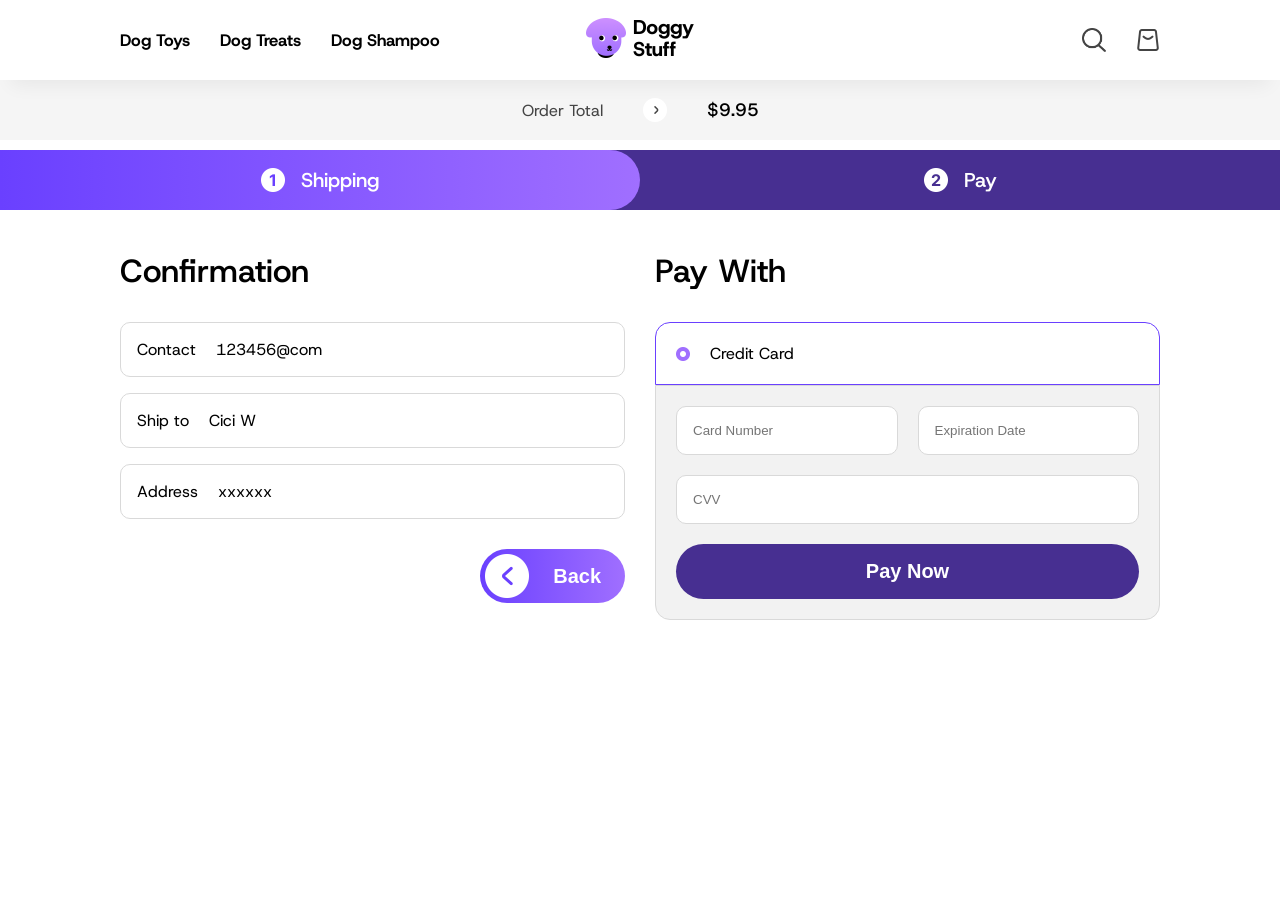
<file: final_payment.html>
<!DOCTYPE html>
<html lang="en">
<head>
    <meta charset="UTF-8">
    <meta name="viewport" content="width=device-width, initial-scale=1.0">
    <title>final payment</title>

    <link rel="preconnect" href="https://fonts.googleapis.com">
    <link rel="preconnect" href="https://fonts.gstatic.com" crossorigin>
    <link href="https://fonts.googleapis.com/css2?family=Host+Grotesk:wght@300;400;500;600;700&display=swap" rel="stylesheet">
    
    <link rel="stylesheet" href="css/base.css">
    <link rel="stylesheet" href="css/components.css">
    <link rel="stylesheet" href="css/final_payment.css">
</head>
<body>
    <!--nav bar-->
    <nav class="nav-bar">
        <button class="menu-button" id="menuButton">
            <img src="images/icon/menu_icon2.png" alt="menu-icon">
        </button>
        <div class="nav-text">
            <a href="product_list_toy.html">Dog Toys</a>
            <a href="product_list_treats.html">Dog Treats</a>
            <a href="product_list_shampoo.html">Dog Shampoo</a>
        </div>
        <div class="nav-logo">
            <img src="images/icon/logo_icon.png" alt="logo">
        </div>
        <div class="nav-icon">
            <img src="images/icon/search_icon.png" alt="search-icon">
            <img class="shopping-cart-icon" src="images/icon/shopping_cart_icon.png" alt="shopping-cart-icon">
        </div>
    </nav>

    <!--order total nav-->
    <nav class="order-total">
        <p class="order-total-title">Order Total</p>
        <img src="images/icon/order_total_arrow.png" alt="order-total-arrow">
        <p class="order-total-price">$9.95</p>
    </nav>

    <!--progress bar-->
    <div class="checkout-progress-bar">
        <div class="checkout-progress-fill"></div>

        <div class="checkout-progress-content">
            <div class="progress-bar-shipping">
                <img src="images/icon/progress_bar_1.png" alt="progress-bar-1">
                <span>Shipping</span>
            </div>
    
            <div class="progress-bar-pay">
                <img src="images/icon/final_payment_2.png" alt="final-payment-2">
                <span>Pay</span>
            </div>
        </div>
    </div>

    <!--payment content-->
    <div class="payment-content">
        <div class="payment-confirmation">
            <span>Confirmation</span>
            <div class="payment-confirmation-content">
                <div class="user-info-confirm">
                    <span class="confirmation-title">Contact</span>
                    <span class="confirmation-info" id="confirmContact">123456@com</span>
                </div>
                <div class="user-info-confirm">
                    <span class="confirmation-title">Ship to</span>
                    <span class="confirmation-info" id="confirmName">Cici W</span>
                </div>
                <div class="user-info-confirm">
                    <span class="confirmation-title">Address</span>
                    <span class="confirmation-info" id="confirmAddress">xxxxxx</span>
                </div>
            </div>

            <div class="back-button-container">
                <button class="back-button">
                    <img src="images/icon/final_pay_arrow.png" alt="final-pay-arrow">
                    <p>Back</p>
                </button>
            </div>
        </div>

        <div class="payment-method">
            <span>Pay With</span>
            <div class="payment-method-content">
                <div class="payment-method-header">
                    <img src="images/icon/payment_circle.png" alt="payment-circle">
                    <span>Credit Card</span>
                </div>
                <div class="payment-method-input">
                    <div class="payment-input-row">
                        <input type="text" placeholder="Card Number">
                        <input type="text" placeholder="Expiration Date">
                    </div>
                    <input type="text" placeholder="CVV">
                    <button class="pay-button">
                        <span>Pay Now</span>
                    </button>
                </div>
            </div>
        </div>
    </div>

    <!--menu overlay-->
    <div class="menu-overlay" id="menuOverlay">
        <button class="menu-overlay-quit-button" id="closeButton">
            <img src="images/icon/quit_button_overlay.png" alt="quit-button-overlay">
        </button>

        <div class="menu-row">
            <a href="product_list_toy.html">
                <span>Dog Toys</span>
            </a>
        </div>
        <div class="menu-row">
            <a href="product_list_treats.html">
                <span>Dog Treats</span>
            </a>
        </div>
        <div class="menu-row">
            <a href="product_list_shampoo.html">
                <span>Dog Shampoo</span>
            </a>
        </div>
    </div>

    <script src="Javascript/components.js"></script>
    <script src="Javascript/final_payment.js"></script>
</body>
</html>
</file>
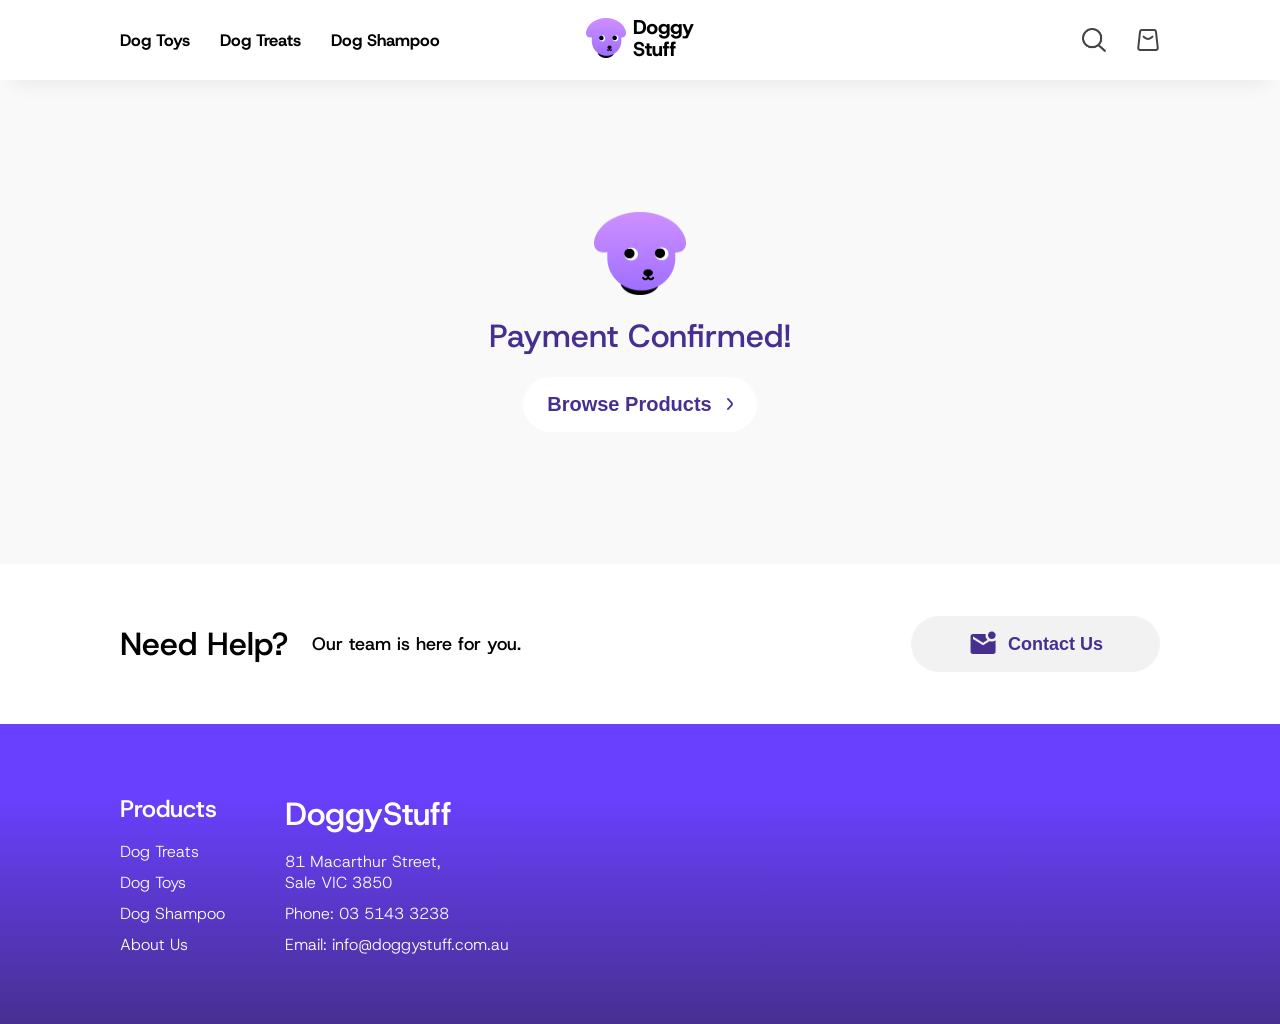
<file: payment_success.html>
<!DOCTYPE html>
<html lang="en">
<head>
    <meta charset="UTF-8">
    <meta name="viewport" content="width=device-width, initial-scale=1.0">
    <title>payment success</title>

    <link rel="preconnect" href="https://fonts.googleapis.com">
    <link rel="preconnect" href="https://fonts.gstatic.com" crossorigin>
    <link href="https://fonts.googleapis.com/css2?family=Host+Grotesk:wght@300;400;500;600;700&display=swap" rel="stylesheet">
    
    <link rel="stylesheet" href="css/base.css">
    <link rel="stylesheet" href="css/components.css">
    <link rel="stylesheet" href="css/payment_success.css">
</head>
<body>
    <!--nav bar-->
    <nav class="nav-bar">
        <button class="menu-button" id="menuButton">
            <img src="images/icon/menu_icon2.png" alt="menu-icon">
        </button>
        <div class="nav-text">
            <a href="product_list_toy.html">Dog Toys</a>
            <a href="product_list_treats.html">Dog Treats</a>
            <a href="product_list_shampoo.html">Dog Shampoo</a>
        </div>
        <div class="nav-logo">
            <img src="images/icon/logo_icon.png" alt="logo">
        </div>
        <div class="nav-icon">
            <img src="images/icon/search_icon.png" alt="search-icon">
            <img class="shopping-cart-icon" src="images/icon/shopping_cart_icon.png" alt="shopping-cart-icon">
        </div>
    </nav>

    <!--payment success content-->
    <div class="payment-success-content">
        <img src="images/icon/payment_success_ip.png" alt="payment-success-ip">
        <span>Payment Confirmed!</span>
        <a href="index.html">
            <button class="Browse-Products-button">
                <p>Browse Products</p>
                <img src="images/icon/arrow_right_4_8.png" alt="arrow-right">
            </button>
        </a>
    </div>

    <!--contact us-->
    <div class="contact-us">
        <div class="contact-content">
            <p>Need Help?</p>
            <article>Our team is here for you.</article>
        </div>
        <button class="contact-button">
            <img src="images/icon/mark_email_unread.png" alt="mark-email-unread">
            <p>Contact Us</p>
        </button>
    </div>

    <!--footer-->
    <div class="footer">
        <ul class="footer-products">
            <li class="footer-product-title">Products</li>
            <ul>
                <li>Dog Treats</li>
                <li>Dog Toys</li>
                <li>Dog Shampoo</li>
                <li>About Us</li>
            </ul>
        </ul>
        <ul class="footer-info">
            <li class="footer-logo">DoggyStuff</li>
            <ul>
                <li>81 Macarthur Street, <br>
                    Sale VIC 3850</li>
                <li>Phone: 03 5143 3238</li>
                <li>Email: info@doggystuff.com.au</li>
            </ul>
        </ul>
    </div>

    <!--menu overlay-->
    <div class="menu-overlay" id="menuOverlay">
        <button class="menu-overlay-quit-button" id="closeButton">
            <img src="images/icon/quit_button_overlay.png" alt="quit-button-overlay">
        </button>

        <div class="menu-row">
            <a href="product_list_toy.html">
                <span>Dog Toys</span>
            </a>
        </div>
        <div class="menu-row">
            <a href="product_list_treats.html">
                <span>Dog Treats</span>
            </a>
        </div>
        <div class="menu-row">
            <a href="product_list_shampoo.html">
                <span>Dog Shampoo</span>
            </a>
        </div>
    </div>

    <script src="Javascript/components.js"></script>

</body>
</html>
</file>
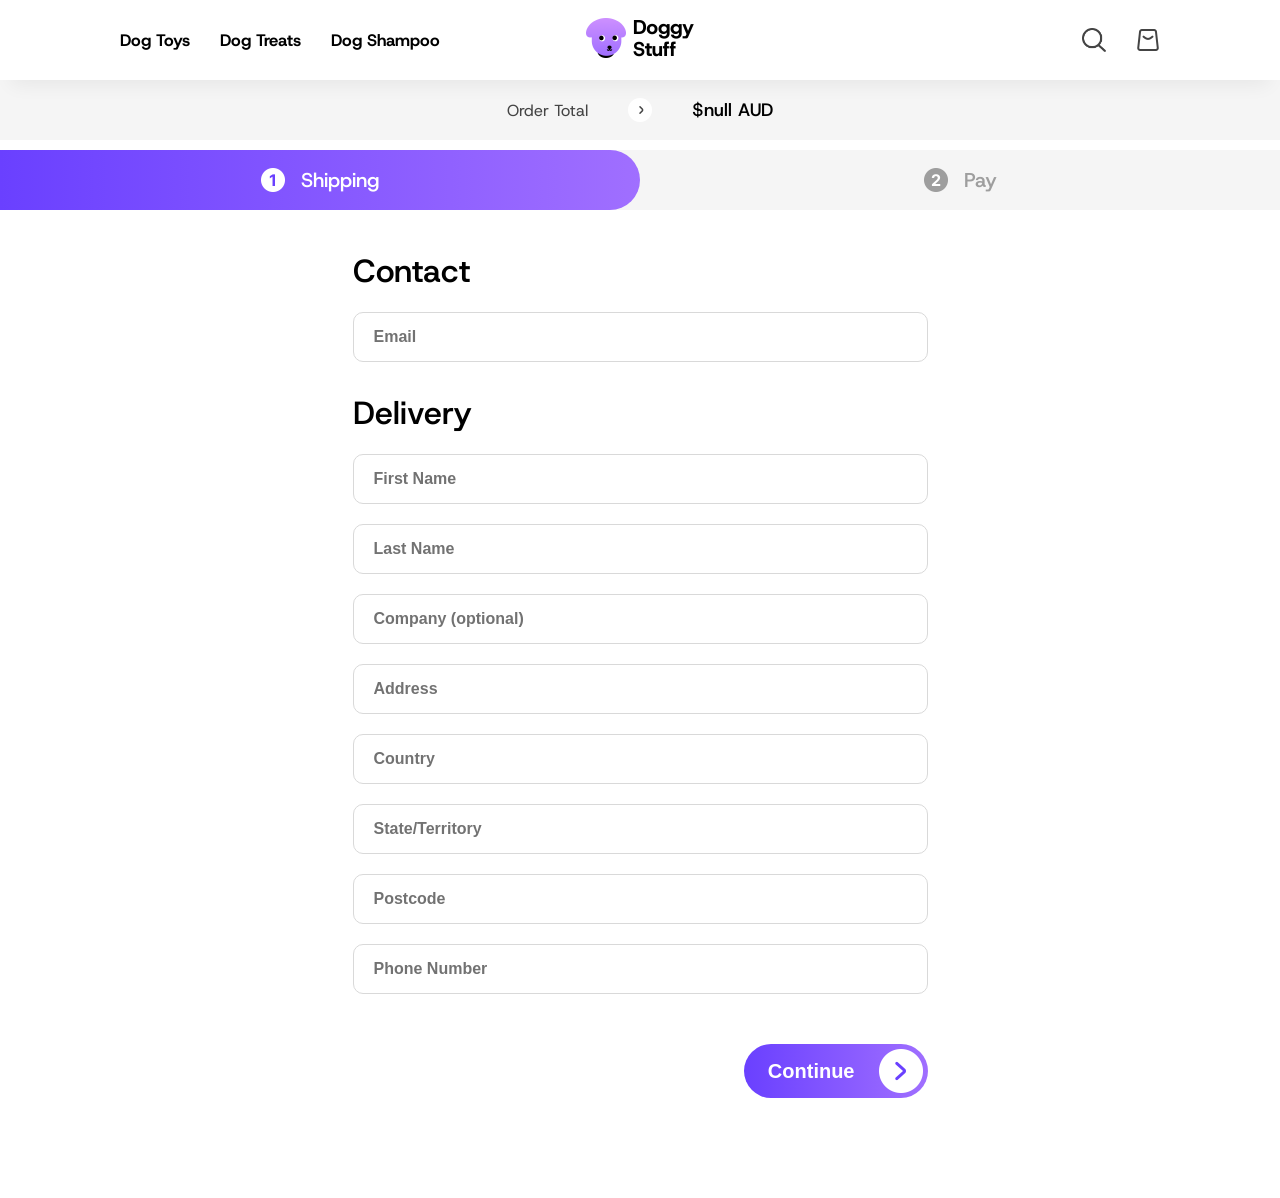
<file: purchase_product.html>
<!DOCTYPE html>
<html lang="en">
<head>
    <meta charset="UTF-8">
    <meta name="viewport" content="width=device-width, initial-scale=1.0">
    <title>purchase product</title>

    <link rel="preconnect" href="https://fonts.googleapis.com">
    <link rel="preconnect" href="https://fonts.gstatic.com" crossorigin>
    <link href="https://fonts.googleapis.com/css2?family=Host+Grotesk:wght@300;400;500;600;700&display=swap" rel="stylesheet">
    
    <link rel="stylesheet" href="css/base.css">
    <link rel="stylesheet" href="css/components.css">
    <link rel="stylesheet" href="css/purchase_product.css">
</head>
<body>
    <!--nav bar-->
    <nav class="nav-bar">
        <button class="menu-button" id="menuButton">
            <img src="images/icon/menu_icon2.png" alt="menu-icon">
        </button>
        <div class="nav-text">
            <a href="product_list_toy.html">Dog Toys</a>
            <a href="product_list_treats.html">Dog Treats</a>
            <a href="product_list_shampoo.html">Dog Shampoo</a>
        </div>
        <div class="nav-logo">
            <img src="images/icon/logo_icon.png" alt="logo">
        </div>
        <div class="nav-icon">
            <img src="images/icon/search_icon.png" alt="search-icon">
            <img class="shopping-cart-icon" src="images/icon/shopping_cart_icon.png" alt="shopping-cart-icon">
        </div>
    </nav>

    <!--order total nav-->
    <nav class="order-total">
        <p class="order-total-title">Order Total</p>
        <img src="images/icon/order_total_arrow.png" alt="order-total-arrow">
        <p class="order-total-price">$9.95</p>
    </nav>

    <!--progress bar-->
    <div class="checkout-progress-bar">
        <div class="checkout-progress-fill"></div>

        <div class="checkout-progress-content">
            <div class="progress-bar-shipping">
                <img src="images/icon/progress_bar_1.png" alt="progress-bar-1">
                <span>Shipping</span>
            </div>
    
            <div class="progress-bar-pay">
                <img src="images/icon/progress-bar-2.png" alt="progress-bar-2">
                <span>Pay</span>
            </div>
        </div>
    </div>
    
    <!--user input - shipping-->
    <div class="user-input">
        <div class="user-input-contact">
            <span>Contact</span>
            <input id="email" type="text" placeholder="Email">
        </div>
    
        <div class="user-input-delivery">
            <span>Delivery</span>
            <div class="input-delevery-column">
                <input id="firstName" type="text" placeholder="First Name">
                <input id="lastName" type="text" placeholder="Last Name">
                <input id="company" type="text" placeholder="Company (optional)">
                <input id="address" type="text" placeholder="Address">
                <input id="country" type="text" placeholder="Country">
                <input id="state" type="text" placeholder="State/Territory">
                <input id="postcode" type="text" placeholder="Postcode">
                <input id="phoneNumber" type="text" placeholder="Phone Number">
            </div>
        </div>
        <div class="continue-button-container">
            <button class="continue-button">
                <p>Continue</p>
                <img src="images/icon/purchase_product_arrow.png" alt="purchase-product-arrow">
            </button>
        </div>
    </div>

    <!--menu overlay-->
    <div class="menu-overlay" id="menuOverlay">
        <button class="menu-overlay-quit-button" id="closeButton">
            <img src="images/icon/quit_button_overlay.png" alt="quit-button-overlay">
        </button>

        <div class="menu-row">
            <a href="product_list_toy.html">
                <span>Dog Toys</span>
            </a>
        </div>
        <div class="menu-row">
            <a href="product_list_treats.html">
                <span>Dog Treats</span>
            </a>
        </div>
        <div class="menu-row">
            <a href="product_list_shampoo.html">
                <span>Dog Shampoo</span>
            </a>
        </div>
    </div>
    
    <script src="Javascript/purchase_product.js"></script>
    <script src="Javascript/components.js"></script>
</body>
</html>
</file>
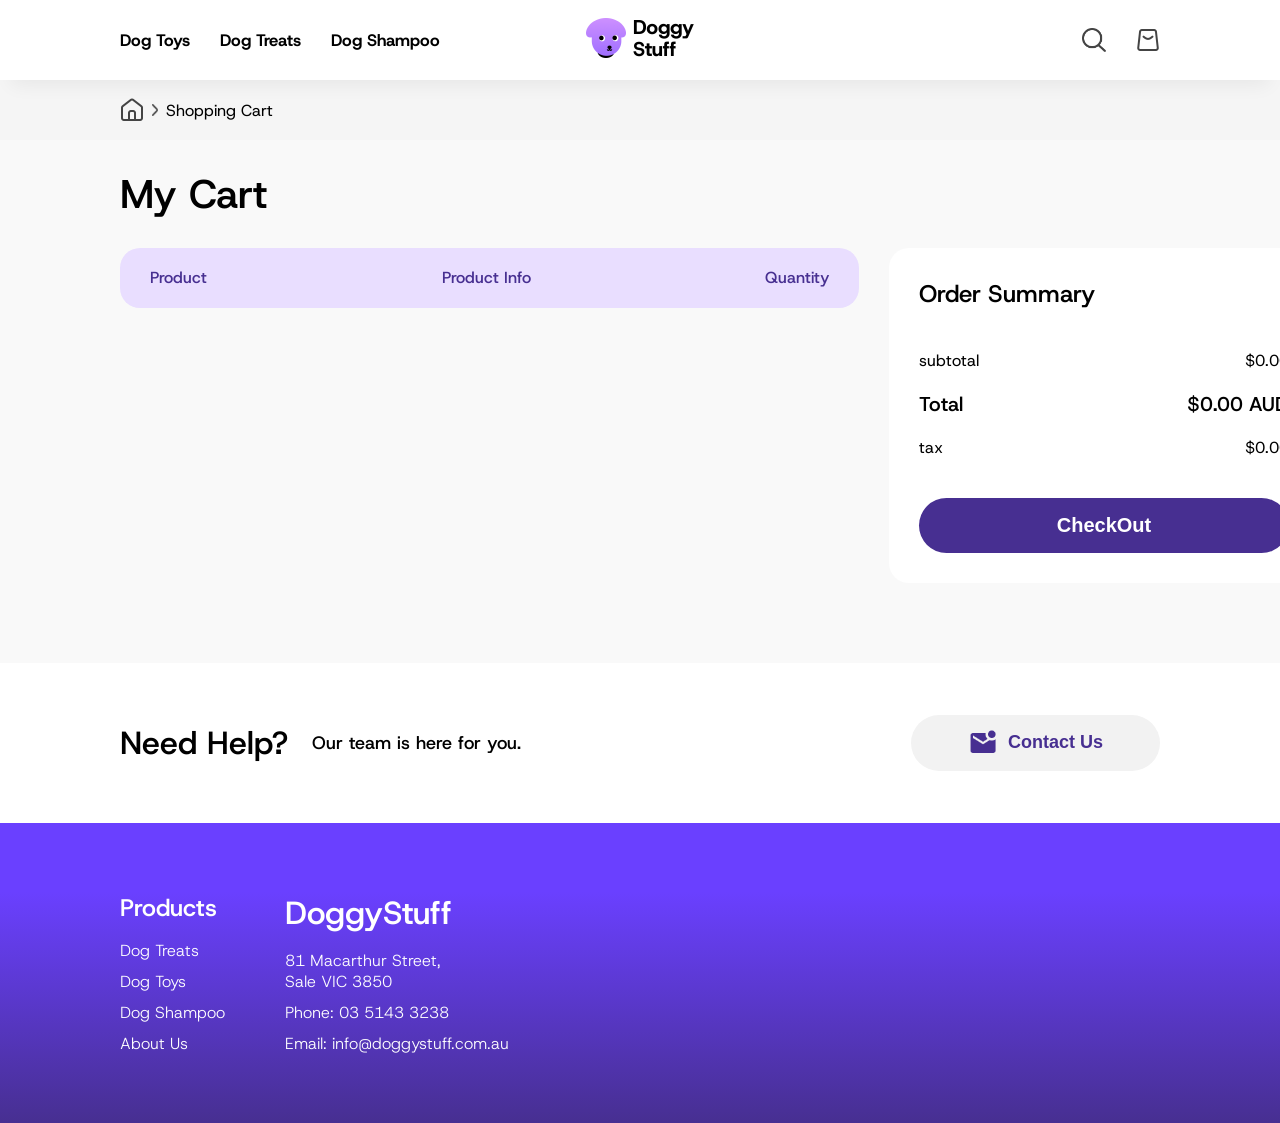
<file: shopping_cart.html>
<!DOCTYPE html>
<html lang="en">
<head>
    <meta charset="UTF-8">
    <meta name="viewport" content="width=device-width, initial-scale=1.0">
    <title>shopping_cart</title>

    <link rel="preconnect" href="https://fonts.googleapis.com">
    <link rel="preconnect" href="https://fonts.gstatic.com" crossorigin>
    <link href="https://fonts.googleapis.com/css2?family=Host+Grotesk:wght@300;400;500;600;700&display=swap" rel="stylesheet">
    
    <link rel="stylesheet" href="css/base.css">
    <link rel="stylesheet" href="css/components.css">
    <link rel="stylesheet" href="css/shopping_cart.css">
</head>
<body>
    <!--nav bar-->
    <nav class="nav-bar">
        <button class="menu-button" id="menuButton">
            <img src="images/icon/menu_icon2.png" alt="menu-icon">
        </button>
        <div class="nav-text">
            <a href="product_list_toy.html">Dog Toys</a>
            <a href="product_list_treats.html">Dog Treats</a>
            <a href="product_list_shampoo.html">Dog Shampoo</a>
        </div>
        <div class="nav-logo">
            <img src="images/icon/logo_icon.png" alt="logo">
        </div>
        <div class="nav-icon">
            <img src="images/icon/search_icon.png" alt="search-icon">
            <img class="shopping-cart-icon" src="images/icon/shopping_cart_icon.png" alt="shopping-cart-icon">
        </div>
    </nav>

    <!--breadcrumb nav-->
    <div class="breadcrumb-nav">
        <a href="index.html">
            <img class="home-icon" src="images/icon/home_icon.png" alt="home-icon">
        </a>
        <img class="breadcrumb-arrow" src="images/icon/breadcrumb_arrow.png" alt="breadcrumb-arrow">
        <p>Shopping Cart</p>
    </div>

    <!--shopping cart title-->
    <div class="shopping-cart-title">
        <h1>My Cart</h1>
    </div>

    <!--shopping cart content-->
    <div class="shopping-cart-content">
        <div class="cart-content-left">
            <div class="cart-product-nav">
                <p>Product</p>
                <p>Product Info</p>
                <p>Quantity</p>
            </div>
            <div class="cart-page-product-container">

            </div>
        </div>
        <div class="cart-order-summary">
            <p class="order-summary-title">Order Summary</p>
            <div class="order-summary-content">
                <div class="order-summary-subtotal">
                    <p>subtotal</p>
                    <p id="PageCartSubtotal"></p>
                </div>
                <div class="order-summary-total">
                    <p>Total</p>
                    <p id="PageCartTotal"></p>
                </div>
                <div class="order-summary-tax">
                    <p>tax</p>
                    <p>$0.00</p>
                </div>
            </div>
            <button class="check-out-button">
                <p>CheckOut</p>
            </button>
        </div>
    </div>

    <!--contact us-->
    <div class="contact-us">
        <div class="contact-content">
            <p>Need Help?</p>
            <article>Our team is here for you.</article>
        </div>
        <button class="contact-button">
            <img src="images/icon/mark_email_unread.png" alt="mark-email-unread">
            <p>Contact Us</p>
        </button>
    </div>

    <!--footer-->
    <div class="footer">
        <ul class="footer-products">
            <li class="footer-product-title">Products</li>
            <ul>
                <li>Dog Treats</li>
                <li>Dog Toys</li>
                <li>Dog Shampoo</li>
                <li>About Us</li>
            </ul>
        </ul>
        <ul class="footer-info">
            <li class="footer-logo">DoggyStuff</li>
            <ul>
                <li>81 Macarthur Street, <br>
                    Sale VIC 3850</li>
                <li>Phone: 03 5143 3238</li>
                <li>Email: info@doggystuff.com.au</li>
            </ul>
        </ul>
    </div>

    <!--menu overlay-->
    <div class="menu-overlay" id="menuOverlay">
        <button class="menu-overlay-quit-button" id="closeButton">
            <img src="images/icon/quit_button_overlay.png" alt="quit-button-overlay">
        </button>

        <div class="menu-row">
            <a href="product_list_toy.html">
                <span>Dog Toys</span>
            </a>
        </div>
        <div class="menu-row">
            <a href="product_list_treats.html">
                <span>Dog Treats</span>
            </a>
        </div>
        <div class="menu-row">
            <a href="product_list_shampoo.html">
                <span>Dog Shampoo</span>
            </a>
        </div>
    </div>

    <script src="Javascript/product-detail.js"></script>
    <script src="Javascript/shopping_cart_page.js"></script>
    <script src="Javascript/components.js"></script>
</body>
</html>
</file>
<file: css/base.css>
body {
    font-family: 'Host Grotesk', sans-serif;
    margin: 0;
    padding: 0;
    background-color: #F9F9F9;
}
* {
    box-sizing: border-box;
}
</file>
<file: css/components.css>
/* nav bar */
.nav-bar {
    width: 100%;
    height: 80px;
    background-color: white;
    box-shadow: 0px 16px 19.6px -11px rgba(0, 0, 0, 0.06);
    padding: 0 120px;
    list-style: none;
    display: grid;
    grid-template-columns: 1fr auto 1fr;
    align-items: center;
    position: fixed;
    top: 0;
    left: 0;
    z-index: 1000;
}
.nav-text {
    display: flex;
    gap: 30px;
    justify-self: start;
}
.nav-text a {
    font-size: 1.3vw;
    font-weight: 700;
    text-decoration: none;
    color: inherit;
    transition: 0.3s;
}
.nav-text a:hover {
    text-decoration: underline;
    color: #6a40ff;
    transform: translate(0px, -3px);
}
.nav-logo {
    justify-self: center;
}
.nav-logo img {
    width: 108px;
    height: 40px;
}
.nav-icon {
    display: flex;
    gap: 30px;
    justify-self: end;
}
.nav-icon img {
    width: 24px;
    height: 24px;
}
.menu-button > img {
    display: none;
}
.menu-button {
    display: none;
    background: none;
    border: none;
}

/* mobile - nav bar */
@media (max-width: 768px) {
    .nav-bar {
        padding: 0px clamp(28px, 4vw, 120px);
    }
    .nav-text {
        display: none;
    }
    .menu-button > img {
        display: block;
        width: 24px;
    }
    .menu-button {
        display: block;
        width: 24px;
        border: none;
        background: none;
    }

}

/* contact us */
.contact-us {
    background-color: white;
    height: 160px;
    display: flex;
    padding-left: 120px;
    padding-right: 120px;
    align-items: center;
}
.contact-content {
    display: flex;
    gap: 24px;
    align-items: center;
}
.contact-content p {
    font-size: 32px;
    font-weight: 550;
    margin: 0px;
}
.contact-content article {
    font-size: 18px;
    font-weight: 500;
}
.contact-button {
    height: 56px;
    border: none;
    border-radius: 33px;
    background-color: #f2f2f2;
    display: flex;
    align-items: center;
    justify-content: center;
    padding: 16px 24px;
    gap: 10px;
    margin-left: auto;
}
.contact-button img {
    width: 15%;
}
.contact-button p {
    font-size: 18px;
    font-weight: 550;
    color: #472f91;
}

/* mobile - contact us */
@media (max-width: 768px) {
    .contact-button {
        padding: 16px 5px;
    }
    .contact-content p {
        font-size: 24px;
    }
    .contact-content article {
        font-size: clamp(14px, 4vw, 16px);
        font-weight: 400;
        max-width: 100px;
    }
    .contact-us {
        padding: 0px 28px;
    }
    .contact-content {
        flex-direction: column;
        align-items: baseline;
        gap: 15px;
    }
    .contact-button p {
        font-size: 16px;
    }
}

/* footer */
.footer {
    height: 300px;
    background: linear-gradient(0deg, #472f91 0%, #6a40ff 77%);
    padding-left: 120px;
    padding-right: 120px;
    display: flex;
    align-items: center;
    gap: 60px;
}
.footer ul {
    list-style: none;
    margin: 0px;
    padding: 0;
    color: white;
}
.footer-products ul {
    margin: 0px;
    list-style: none;
    display: flex;
    flex-direction: column;
    gap: 10px;
    font-size: 16px;
    font-weight: 200;
}
.footer-product-title {
    font-size: 24px;
    font-weight: 550;
    margin-bottom: 16px;
}
.footer-logo {
    font-size: 32px;
    font-weight: 550;
    margin-bottom: 16px;
}
.footer-info ul {
    display: flex;
    flex-direction: column;
    gap: 10px;
    font-size: 16px;
    font-weight: 200;
}

/* mobile - footer */
@media (max-width: 768px) {
    .footer {
        padding: 0px 28px;
    }
}

/* breadcrumb navigation */
.breadcrumb-nav {
    height: 60px;
    background-color: #f5f5f5;
    padding-left: 120px;
    padding-right: 120px;
    margin-top: 80px;
    display: flex;
    align-items: center;
    gap: 8px;
}
.breadcrumb-nav p {
    margin: 0px;
}
.breadcrumb-nav a {
    height: 24px;
    text-decoration: none;
    color: #444444;
}
.home-icon {
    width: 24px;
    height: 24px;
}
.breadcrumb-arrow {
    width: 6px;
    height: 12px;
}

@media (max-width: 768px) {
    .breadcrumb-nav {
        padding: 0px 28px;
    }
}

/* menu overlay */
.menu-overlay {
    width: 100%;
    height: auto;
    background: white;
    border-radius: 0px 0px 15px 15px;
    box-shadow: 5px 5px 15px 0px rgba(150, 157, 187, 0.20);
    padding: 30px;
    position: fixed;
    top: 80px;
    left: 0;
    z-index: 1001;
    opacity: 0;
    transform: translateY(-1000px);
    transition: all 0.6s ease;
}

.menu-row {
    display: flex;
    align-items: center;
    border-bottom: 1px solid #9e9e9e;
    padding: 10px 0px;
}
.menu-row a {
    text-decoration: none;
}
.menu-row a span {
    font-size: 20px;
    font-weight: 550;
    color: black;
    margin: 0;
    transition: 0.3s ease;
}

.menu-row a span:hover {
    text-decoration: underline;
    color: #6a40ff;
    transform: translate(0px, -3px);
}

.menu-overlay-quit-button {
    border: none;
    background: none;
    padding: 0;
    width: 20px;
    height: 20px;
    position: absolute;
    top: 20px;
    right: 20px;
}

.menu-overlay-quit-button img {
    width: 20px;
    height: 20px;
}

.menu-overlay.show {
    opacity: 1;
    transform: translateY(0);
}
</file>
<file: css/final_payment.css>
body {
    background-color: white;
}

/* order total */
.order-total {
    margin-top: 80px;
    margin-bottom: 10px;
    padding: 0px 120px;
    background-color: #f5f5f5;
    height: 60px;
    width: 100%;
    display: flex;
    align-items: center;
    justify-content: center;
    gap: 40px;
}

.order-total p {
    margin: 0;
}

.order-total-title {
    font-weight: 400;
    color: #444444;
}

.order-total-price {
    font-size: 18px;
    font-weight: 550;
}

.order-total img {
    width: 24px;
    height: 24px;
}

/* progress bar */
.checkout-progress-bar {
    position: relative;
    width: 100%;
    height: 60px;
    background: #472f91;
    overflow: hidden;
    margin-bottom: 40px;
}

.checkout-progress-fill {
    position: absolute;
    top: 0;
    left: 0;
    width: 50%;
    height: 100%;
    background: linear-gradient(90deg, #6a40ff 0%, #a06fff 100%);
    border-radius: 0px 100px 100px 0px;
}

.checkout-progress-content {
    position: relative;
    z-index: 2;
    height: 100%;
    display: grid;
    grid-template-columns: 1fr 1fr;
}

.progress-bar-shipping, .progress-bar-pay {
    display: flex;
    align-items: center;
    justify-content: center;
    gap: 16px;
}

.progress-bar-shipping img, .progress-bar-pay img {
    width: 24px;
    height: 24px;
}

.progress-bar-shipping span, .progress-bar-pay span {
    font-size: 20px;
    font-weight: 550;
}

.progress-bar-shipping span {
    color: white;
}

.progress-bar-pay span {
    color: white;
}

/* payment content */
.payment-content {
    display: flex;
    padding: 0px 120px;
    gap: 30px;
}

/* confirmation */
.payment-confirmation > span, .payment-method > span {
    font-size: 32px;
    font-weight: 550;
}
.payment-confirmation {
    width: 100%;
}
.payment-confirmation-content {
    margin-top: 30px;
}

.user-info-confirm {
    display: flex;
    align-items: center;
    border: 1px solid #d9d9d9;
    border-radius: 10px;
    padding: 16px;
    margin-top: 16px;
    gap: 20px;
}

/* back button */
.back-button {
    background: linear-gradient(90deg, #6a40ff 0%, #a06fff 100%);
    border: none;
    display: flex;
    gap: 24px;
    justify-content: space-between;
    align-items: center;
    padding: 5px 24px 5px 5px;
    border-radius: 55px;
}

.back-button p {
    margin: 0;
    color: white;
    font-size: 20px;
    font-weight: 550;
}

.back-button img {
    width: 44px;
    height: 44px;
}

.back-button-container {
    display: flex;
    justify-content: flex-end;
    margin-top: 30px;
    margin-bottom: 100px;
}

/* pay with */
.payment-method {
    width: 100%;
}

.payment-method-content {
    margin-top: 30px;
}

.payment-method-header {
    border-radius: 15px 15px 0px 0px;
    border: 1.5px solid #6a40ff;
    display: flex;
    align-items: center;
    padding: 20px;
    background-color: white;
    gap: 20px;
}

.payment-method-header img {
    width: 14px;
    height: 14px;
}

.payment-method-input {
    background-color: #f2f2f2;
    border-radius: 0px 0px 15px 15px;
    border: 1.5px solid #d9d9d9;
    padding: 20px;
    display: flex;
    flex-direction: column;
    gap: 20px;
}

.payment-method-input input {
    border-radius: 10px;
    padding: 16px;
    border: 1px solid #d9d9d9;
    outline: none;
}

.payment-method-input input:focus {
    border: 1.5px solid #6a40ff;
}

.payment-input-row {
    display: flex;
    gap: 20px;
}

.payment-input-row input {
    width: 100%;
}

.pay-button {
    border: none;
    background: #472f91;
    border-radius: 55px;
    padding: 16px;
    transition: 0.3s ease;
}

.pay-button span {
    font-size: 20px;
    font-weight: 550;
    color: white;
}

.pay-button:hover {
    background: black;
    transform: translate(0px, -2px);
}

@media (max-width: 768px) {
  
    .checkout-progress-bar {
      height: 50px;
      margin-bottom: 40px;
    }
  
    .progress-bar-shipping span,
    .progress-bar-pay span {
      font-size: 20px;
    }
  
    .payment-content {
      display: flex;
      flex-direction: column;
      padding: 0 28px;
    }
  
    .payment-confirmation-content {
      margin-top: 0;
    }
  
    .user-info-confirm {
      min-height: 66px;
      padding: 18px 20px;
      margin-top: 12px;
      border-radius: 12px;
      gap: 28px;
      box-sizing: border-box;
    }
  
    .confirmation-title {
      width: 110px;
      flex-shrink: 0;
      font-size: 16px;
      font-weight: 650;
    }
  
    .confirmation-info {
      font-size: 16px;
      font-weight: 550;
      line-height: 1.45;
    }

    .back-button-container {
        display: flex;
        justify-content: flex-end;
        margin-top: 24px;
        margin-bottom: 24px;
    }

    .payment-method {
        margin-bottom: 60px;
    }

    .payment-method > span {
      font-size: 30px;
      line-height: 1;
    }
  
    .payment-method-content {
      margin-top: 24px;
    }
  
    .payment-method-header {
      height: 50px;
      padding: 0 20px;
      border-radius: 14px 14px 0 0;
      gap: 16px;
      box-sizing: border-box;
    }
  
    .payment-method-header span {
      font-size: 18px;
    }
  
    .payment-method-input {
      padding: 20px;
      border-radius: 0 0 14px 14px;
      gap: 16px;
    }
  
    .payment-input-row {
      flex-direction: column;
      gap: 16px;
    }
  
    .payment-method-input input {
      box-sizing: border-box;
      width: 100%;
      height: 58px;
      padding: 0 20px;
      border-radius: 12px;
    }
  
    .payment-method-input input::placeholder {
      font-size: 16px;
      color: #727272;
    }
  
    .pay-button {
      height: 56px;
      margin-top: 44px;
      border-radius: 32px;
    }
  
    .pay-button span {
      font-size: 24px;
  
    }
  
  }
</file>
<file: css/payment_success.css>
/* payment success content */
.payment-success-content {
    margin-top: 80px;
    display: flex;
    flex-direction: column;
    justify-content: center;
    align-items: center;
    gap: 20px;
    height: 484px;
}

.payment-success-content > img {
    width: 92px;
    height: 82.9px;
}

.payment-success-content span {
    font-size: 32px;
    font-weight: 500;
    color: #472f91;
}

.payment-success-content a {
    text-decoration: none;
    color: inherit;
}
/* browse products button */
.Browse-Products-button {
    border: none;
    background-color: white;
    padding: 16px 24px;
    border-radius: 36px;
    display: flex;
    align-items: center;
    justify-content: center;
    gap: 15px;
    transition: 0.2s ease;
}

.Browse-Products-button p {
    margin: 0;
    font-size: 20px;
    font-weight: 550;
    color: #472f91;
}

.Browse-Products-button img {
    width: 6px;
    height: 12px;
}

.Browse-Products-button:hover {
    border:2px solid #6a40ff;
}
</file>
<file: css/purchase_product.css>
body {
    background-color: white;
}

/* order total */
.order-total {
    margin-top: 80px;
    margin-bottom: 10px;
    padding: 0px 120px;
    background-color: #f5f5f5;
    height: 60px;
    width: 100%;
    display: flex;
    align-items: center;
    justify-content: center;
    gap: 40px;
}

.order-total p {
    margin: 0;
}

.order-total-title {
    font-weight: 400;
    color: #444444;
}

.order-total-price {
    font-size: 18px;
    font-weight: 550;
}

.order-total img {
    width: 24px;
    height: 24px;
}

/* progress bar */
.checkout-progress-bar {
    position: relative;
    width: 100%;
    height: 60px;
    background: #f5f5f5;
    overflow: hidden;
    margin-bottom: 40px;
}

.checkout-progress-fill {
    position: absolute;
    top: 0;
    left: 0;
    width: 50%;
    height: 100%;
    background: linear-gradient(90deg, #6a40ff 0%, #a06fff 100%);
    border-radius: 0px 100px 100px 0px;
}

.checkout-progress-content {
    position: relative;
    z-index: 2;
    height: 100%;
    display: grid;
    grid-template-columns: 1fr 1fr;
}

.progress-bar-shipping, .progress-bar-pay {
    display: flex;
    align-items: center;
    justify-content: center;
    gap: 16px;
}

.progress-bar-shipping img, .progress-bar-pay img {
    width: 24px;
    height: 24px;
}

.progress-bar-shipping span, .progress-bar-pay span {
    font-size: 20px;
    font-weight: 550;
}

.progress-bar-shipping span {
    color: white;
}

.progress-bar-pay span {
    color: #9e9e9e;
}

/* user input */
.user-input {
    width: 100%;
    max-width: 575px;
    margin: 0 auto;
    outline: none;
}

.user-input input:focus {
    border-color: #6a40ff;
}

.user-input input {
    width: 100%;
    height: 50px;
    border-radius: 10px;
    padding: 20px;
    border: 1px solid #d9d9d9;
    margin-top: 20px;
}

.user-input-contact span, .user-input-delivery span {
    font-size: 32px;
    font-weight: 550;
}

.user-input-delivery {
    margin-top: 30px;
}

.user-input input::placeholder {
    color: #727272;
    font-size: 16px;
    font-weight: 550;
}

/* continue button */
.continue-button {
    background: linear-gradient(90deg, #6a40ff 0%, #a06fff 100%);
    border: none;
    display: flex;
    gap: 24px;
    justify-content: space-between;
    align-items: center;
    padding: 5px 5px 5px 24px;
    border-radius: 55px;
    transition: 0.3s ease;
}

.continue-button p {
    margin: 0;
    color: white;
    font-size: 20px;
    font-weight: 550;
}

.continue-button img {
    width: 44px;
    height: 44px;
}

.continue-button-container {
    display: flex;
    justify-content: flex-end;
    margin-top: 50px;
    margin-bottom: 100px;
}

.continue-button:hover {
    background: linear-gradient(90deg, #6a40ff 70%, #a06fff 100%);
    transform: translate(0px, -2px);
}

@media (max-width: 768px) {

  .checkout-progress-bar {
    height: 50px;
    margin-bottom: 32px;
  }

  .checkout-progress-fill {
    width: 50%;
    border-radius: 0 50px 50px 0;
  }

  .progress-bar-shipping,
  .progress-bar-pay {
    gap: 12px;
  }

  .progress-bar-shipping img,
  .progress-bar-pay img {
    width: 24px;
    height: 24px;
  }

  .progress-bar-shipping span,
  .progress-bar-pay span {
    font-size: 20px;
  }

  .user-input {
    width: auto;
    max-width: none;
    margin: 0 40px;
  }

  .user-input-contact span,
  .user-input-delivery span {
    font-size: 32px;
    line-height: 1;
  }

  .user-input-delivery {
    margin-top: 34px;
  }

  .user-input input {
    box-sizing: border-box;
    width: 100%;
    height: 50px;
    margin-top: 24px;
    padding: 0 20px;
  }

  .user-input input::placeholder {
    font-size: 16px;
    font-weight: 500;
  }

  .continue-button-container {
    margin-top: 56px;
    margin-bottom: 46px;
  }

  .continue-button {
    width: 100%;
    height: 56px;
    padding: 0;
    justify-content: center;
    border-radius: 32px;
  }

  .continue-button p {
    font-size: 24px;
  }

  .continue-button img {
    display: none;
  }

}
</file>
<file: css/shopping_cart.css>
/* product information */
.shopping-cart-title {
    padding-left: 120px;
}
.shopping-cart-title h1 {
    font-size: 40px;
    font-weight: 550;
}
.shopping-cart-content {
    display: flex;
    padding: 0px 120px;
    gap: 30px;
    margin-bottom: 80px;
}
.cart-product-nav {
    width: 739px;
    height: 60px;
    border-radius: 20px;
    background-color: #E9DEFF;
    padding: 30px;
    display: flex;
    justify-content: space-between;
    align-items: center;
}
.cart-product-nav p {
    margin: 0;
    padding: 0;
    font-size: 16px;
    font-weight: 500;
    color: #472F91;
}
.cart-delete-button {
    border: none;
    background: none;
    padding: 0;
    align-self: flex-end;
}
.cart-delete-button img {
    width: 12px;
    height: 12px;
    margin-left: auto;
}
.cart-page-product-info {
    margin-top: 30px;
    display: flex;
    align-items: center;
    gap: 20px;
    border-bottom: 2px solid #d9d9d9;
    padding-bottom: 30px;
}
.cart-page-product-info > img {
    width: 124px;
    height: 124px;
}
/* quality control */
.quantity-control {
    width: 100px;
    height: 40px;
    background-color: #ffffff;
    border-radius: 30px;
    display: flex;
    align-items: center;
    justify-content: center;
    gap: 10px;
    margin-top: auto;
}
.quantity-minus {
    border: none;
    background: none;
    padding: 0;
    width: 14px;
    height: 1.5px;
}
.quantity-minus img {
    width: 14px;
    height: 1.5px;
    display: block;
}
.quantity-plus {
    border: none;
    background: none;
    padding: 0;
    width: 14px;
    height: 14px;
}
.quantity-plus img {
    width: 14px;
    height: 14px;
    display: block;
}
.quantity-number {
    font-size: 18px;
    margin: 0;
}
.product-control {
    display: flex;
    flex-direction: column;
    height: 124px;
    margin-left: 80px;
}
/* product info */
.product-name {
    font-size: 18px;
    font-weight: 550;
}
.product-colour {
    font-weight: 300;
}
.product-price p {
    font-size: 18px;
    font-weight: 550;
    margin: 0;
}
.product-price {
    margin-left: auto;
}
/* cart order summary */
.cart-order-summary {
    width: 431px;
    padding: 30px;
    background-color: white;
    border-radius: 20px;
}
.cart-order-summary > p {
    margin: 0;
    font-size: 24px;
    font-weight: 550;
}
.order-summary-subtotal, .order-summary-total, .order-summary-tax {
    display: flex;
    justify-content: space-between;
}
.order-summary-content {
    display: flex;
    flex-direction: column;
    gap: 20px;
    margin-top: 40px;
}
.order-summary-content p {
    margin: 0;
}
.order-summary-total p {
    font-size: 20px;
    font-weight: 550;
}
/* check out button */
.check-out-button {
    margin-top: 40px;
    width: 370px;
    display: flex;
    align-items: center;
    justify-content: center;
    padding: 16px 130px;
    background: #472F91;
    border: 0;
    border-radius: 29px;
    transition: 0.3s ease;
}
.check-out-button p {
    font-size: 20px;
    font-weight: 550;
    margin: 0;
    color: #ffffff;
}
.check-out-button:hover {
    transform: translate(0px, -2px);
    background: black;
}

@media (max-width: 768px) {

    .shopping-cart-title {
      padding-left: 38px;
      margin-top: 56px;
    }
  
    .shopping-cart-title h1 {
      font-size: 32px;
      line-height: 1;
      margin: 0;
    }
  
    .shopping-cart-content {
      display: flex;
      flex-direction: column;
      padding: 0 28px;
      gap: 48px;
      margin-top: 40px;
      margin-bottom: 58px;
    }
  
    .cart-content-left {
      width: 100%;
    }
  
    .cart-product-nav {
      display: none;
    }
  
    .cart-page-product-container {
      width: 100%;
      display: flex;
      flex-direction: column;
      gap: 20px;
    }
  
    .cart-page-product-info {
      position: relative;
      display: grid;
      grid-template-columns: 80px 1fr;
      grid-template-rows: auto auto;
      column-gap: 20px;
      align-items: start;
      margin-top: 0;
      padding-bottom: 15px;
      border-bottom: 2px solid #c5c5c5;
    }
  
    .cart-page-product-info > img {
      grid-column: 1;
      grid-row: 1 / span 2;
      width: 80px;
      height: 80px;
      object-fit: contain;
      background-color: white;
      border-radius: 8px;
    }
  
    .cart-page-product-detail {
      grid-column: 2;
      grid-row: 1;
    }
  
    .product-name {
      font-size: clamp(18px, 4vw, 24px);
      line-height: 1.2;
      font-weight: 650;
      margin: 0 40px 24px 0;
    }
  
    .product-colour {
      display: none;
    }
  
    .product-price {
      grid-column: 2;
      grid-row: 2;
      margin-left: 0;
    }
  
    .product-price p {
      font-size: clamp(18px, 4vw, 24px);
      font-weight: 650;
      margin-bottom: 20px;
    }
  
    .product-control {
      position: absolute;
      right: 0;
      top: 0;
      height: 120px;
    }
  
    .cart-delete-button {
      align-self: flex-end;
    }
  
    .cart-delete-button img {
      width: 15px;
      height: 15px;
    }
  
    .quantity-control {
      width: 80px;
      height: 30px;
      border-radius: 32px;
      gap: 10px;
      margin-top: auto;
      margin-bottom: 20px;
    }
  
    .quantity-minus {
      width: 10px;
      height: 1px;
    }
  
    .quantity-minus img {
      width: 10px;
      height: 1px;
    }
  
    .quantity-plus {
      width: 10px;
      height: 10px;
    }
  
    .quantity-plus img {
      width: 10px;
      height: 10px;
    }
  
    .quantity-number {
      font-size: 14px;
      font-weight: 650;
    }
  
    .clear-shopping-cart,
  
    .clear-cart-button,
  
    .clear-all-button {
      font-size: 18px;
      color: #727272;
      text-decoration: underline;
      margin-left: auto;
      margin-top: 30px;
    }
  
    .cart-order-summary {
      box-sizing: border-box;
      width: 100%;
      padding: 20px;
      border-radius: 20px;
      background-color: white;
    }
  
    .cart-order-summary > p {
      font-size: 32px;
      font-weight: 650;
    }
  
    .order-summary-content {
      gap: 24px;
      margin-top: 48px;
    }
  
    .order-summary-content p {
      font-size: clamp(20px, 4vw, 24px);
    }
  
    .order-summary-total p {
      font-size: clamp(24px, 4vw, 30px);
      font-weight: 650;
    }
  
    .check-out-button {
      width: 100%;
      height: 60px;
      margin-top: 48px;
      padding: 0;
      border-radius: 54px;
    }
  
    .check-out-button p {
      font-size: clamp(18px, 4vw, 30px);
      font-weight: 550;
    }
  
  }
</file>
